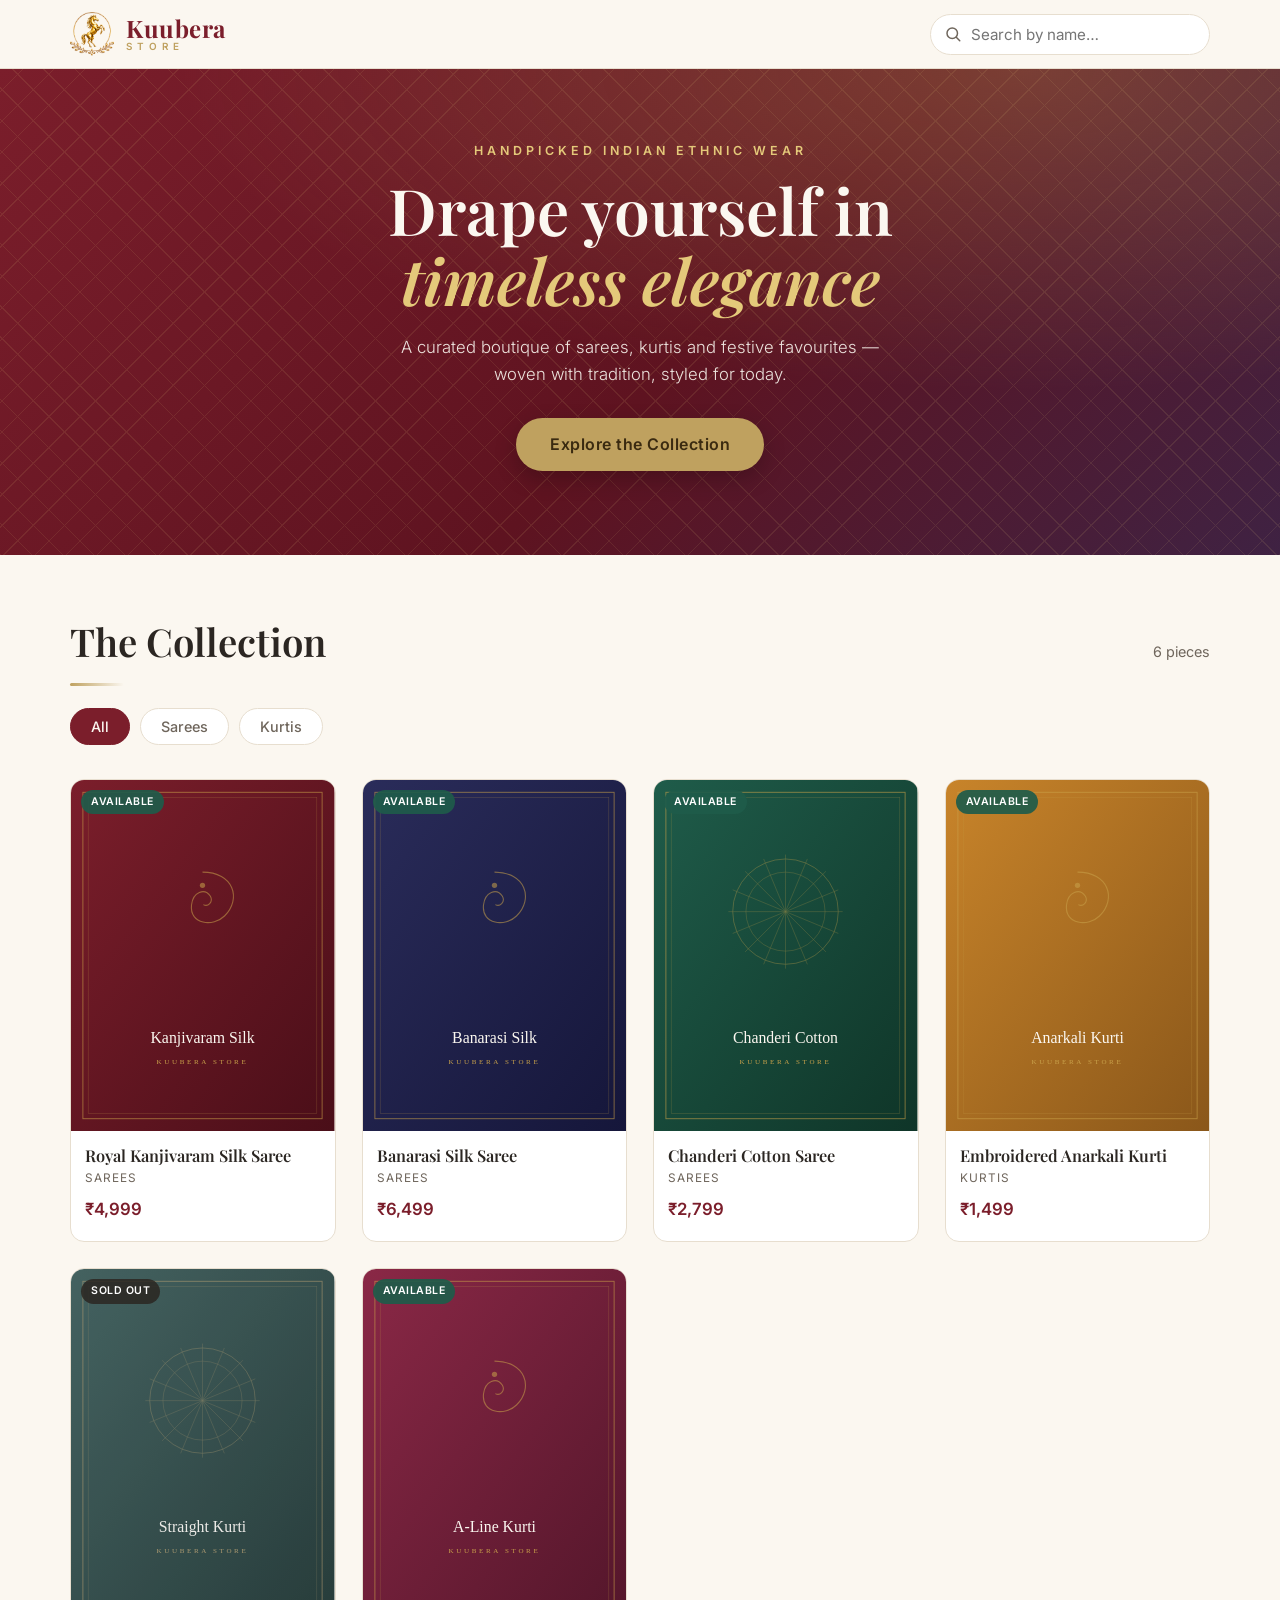
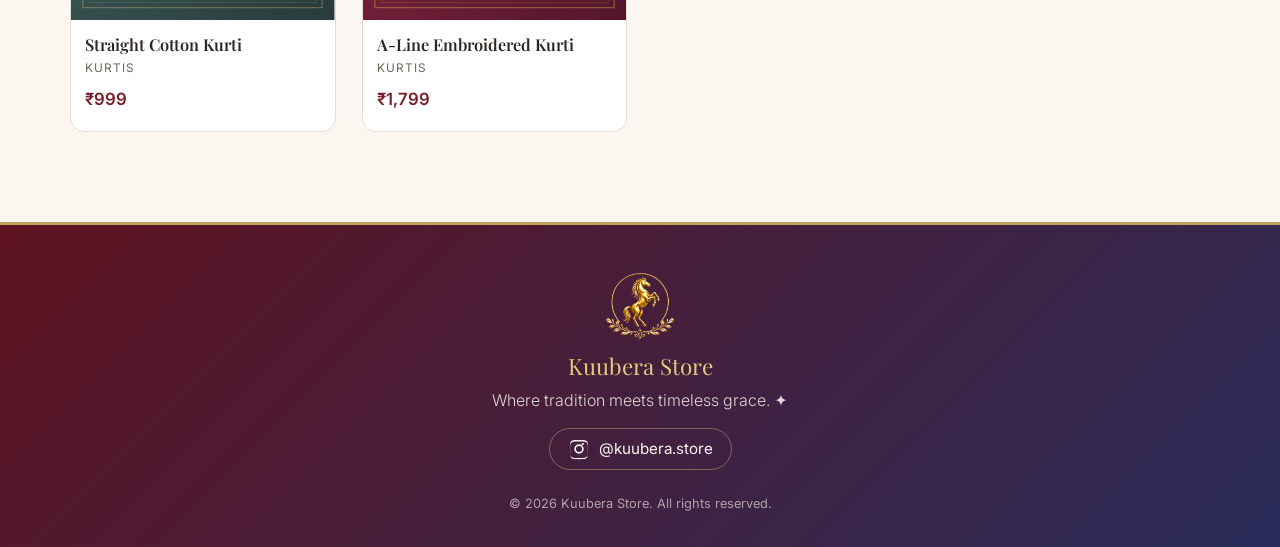
<file: index.html>
<!DOCTYPE html>
<html lang="en">
<head>
  <meta charset="UTF-8">
  <meta name="viewport" content="width=device-width, initial-scale=1.0">

  <!-- ===== SEO / social preview (edit the text to suit your shop) ===== -->
  <title>Kuubera Store — Premium Indian Ethnic Wear</title>
  <meta name="description" content="Kuubera Store — an elegant boutique for handpicked Indian ethnic wear. Sarees, kurtis and more. Order easily on WhatsApp.">
  <meta property="og:title" content="Kuubera Store — Premium Indian Ethnic Wear">
  <meta property="og:description" content="Handpicked sarees & kurtis. Order on WhatsApp.">
  <meta property="og:type" content="website">

  <!-- Favicon (the gold horse emblem) -->
  <link rel="icon" type="image/png" href="images/logo-mark.png">

  <!-- ===== Google Fonts: Playfair Display (headings) + Inter (body) ===== -->
  <link rel="preconnect" href="https://fonts.googleapis.com">
  <link rel="preconnect" href="https://fonts.gstatic.com" crossorigin>
  <link href="https://fonts.googleapis.com/css2?family=Playfair+Display:ital,wght@0,500;0,600;0,700;1,500&family=Inter:wght@300;400;500;600&display=swap" rel="stylesheet">

  <link rel="stylesheet" href="css/styles.css">
</head>
<body>

  <!-- ============================ HEADER ============================ -->
  <header class="site-header" id="top">
    <div class="container header__inner">
      <a class="logo" href="#top" aria-label="Kuubera Store home">
        <img class="logo__mark" src="images/logo-mark.png" alt="" width="44" height="44">
        <span class="logo__text">
          <span class="logo__name">Kuubera</span>
          <span class="logo__sub">STORE</span>
        </span>
      </a>

      <div class="header__search">
        <svg class="search-icon" viewBox="0 0 24 24" width="18" height="18" aria-hidden="true">
          <path fill="none" stroke="currentColor" stroke-width="2" stroke-linecap="round"
                d="M21 21l-4.3-4.3M11 18a7 7 0 100-14 7 7 0 000 14z"/>
        </svg>
        <input type="search" id="search-input" placeholder="Search by name…"
               aria-label="Search products by name" autocomplete="off">
      </div>
    </div>
  </header>

  <!-- ============================ HERO ============================ -->
  <section class="hero">
    <div class="hero__bg" aria-hidden="true"></div>
    <div class="container hero__inner">
      <p class="hero__eyebrow">Handpicked Indian Ethnic Wear</p>
      <h1 class="hero__title">Drape yourself in<br><em>timeless elegance</em></h1>
      <p class="hero__lead">
        A curated boutique of sarees, kurtis and festive favourites —
        woven with tradition, styled for today.
      </p>
      <a class="hero__cta" href="#shop">Explore the Collection</a>
    </div>
  </section>

  <!-- ============================ SHOP ============================ -->
  <main class="container" id="shop">
    <div class="shop__head">
      <h2 class="section-title">The Collection</h2>
      <p class="result-count" id="result-count" aria-live="polite"></p>
    </div>

    <!-- Category filter buttons (built automatically from your products) -->
    <nav class="filter-bar" id="filter-bar" aria-label="Filter by category"></nav>

    <!-- Product grid (built by js/app.js) -->
    <div class="grid" id="product-grid"></div>

    <!-- Shown when search/filter finds nothing -->
    <p class="empty-state" id="empty-state" hidden>
      No pieces match your search. Try a different name or category.
    </p>
  </main>

  <!-- ============================ FOOTER ============================ -->
  <footer class="site-footer">
    <div class="container footer__inner">
      <div class="footer__brand">
        <img src="images/logo-mark.png" alt="" width="68" height="68">
        <p class="footer__name">Kuubera Store</p>
        <p class="footer__line">Where tradition meets timeless grace. ✦</p>
      </div>
      <div class="footer__links">
        <!-- Instagram link comes from INSTAGRAM_URL in js/products.js -->
        <a id="instagram-link" href="#" target="_blank" rel="noopener" aria-label="Instagram">
          <svg viewBox="0 0 24 24" width="22" height="22" fill="currentColor" aria-hidden="true">
            <path d="M12 2.16c3.2 0 3.58.01 4.85.07 1.17.05 1.8.25 2.23.41.56.22.96.48 1.38.9.42.42.68.82.9 1.38.16.42.36 1.06.41 2.23.06 1.27.07 1.65.07 4.85s-.01 3.58-.07 4.85c-.05 1.17-.25 1.8-.41 2.23-.22.56-.48.96-.9 1.38-.42.42-.82.68-1.38.9-.42.16-1.06.36-2.23.41-1.27.06-1.65.07-4.85.07s-3.58-.01-4.85-.07c-1.17-.05-1.8-.25-2.23-.41a3.7 3.7 0 01-1.38-.9 3.7 3.7 0 01-.9-1.38c-.16-.42-.36-1.06-.41-2.23C2.17 15.58 2.16 15.2 2.16 12s.01-3.58.07-4.85c.05-1.17.25-1.8.41-2.23.22-.56.48-.96.9-1.38.42-.42.82-.68 1.38-.9.42-.16 1.06-.36 2.23-.41C8.42 2.17 8.8 2.16 12 2.16zm0 1.62c-3.15 0-3.52.01-4.76.07-1.15.05-1.77.24-2.19.4-.55.22-.94.47-1.35.88-.41.41-.66.8-.88 1.35-.16.42-.35 1.04-.4 2.19-.06 1.24-.07 1.61-.07 4.76s.01 3.52.07 4.76c.05 1.15.24 1.77.4 2.19.22.55.47.94.88 1.35.41.41.8.66 1.35.88.42.16 1.04.35 2.19.4 1.24.06 1.61.07 4.76.07s3.52-.01 4.76-.07c1.15-.05 1.77-.24 2.19-.4.55-.22.94-.47 1.35-.88.41-.41.66-.8.88-1.35.16-.42.35-1.04.4-2.19.06-1.24.07-1.61.07-4.76s-.01-3.52-.07-4.76c-.05-1.15-.24-1.77-.4-2.19a3.6 3.6 0 00-.88-1.35 3.6 3.6 0 00-1.35-.88c-.42-.16-1.04-.35-2.19-.4-1.24-.06-1.61-.07-4.76-.07zM12 6.84A5.16 5.16 0 1012 17.16 5.16 5.16 0 0012 6.84zm0 8.5A3.34 3.34 0 1112 8.66a3.34 3.34 0 010 6.68zm5.34-8.69a1.2 1.2 0 11-2.4 0 1.2 1.2 0 012.4 0z"/>
          </svg>
          <span>@kuubera.store</span>
        </a>
      </div>
      <p class="footer__copy">© <span id="year"></span> Kuubera Store. All rights reserved.</p>
    </div>
  </footer>

  <!-- ===================== PRODUCT POPUP (MODAL) ===================== -->
  <div class="modal" id="product-modal" aria-hidden="true" role="dialog" aria-modal="true" aria-label="Product details">
    <div class="modal__overlay" id="modal-overlay"></div>
    <div class="modal__dialog" id="modal-content"><!-- filled by app.js --></div>
  </div>

  <!-- ===================== SCRIPTS ===================== -->
  <!-- 1) Your product data (edit this file to manage the shop) -->
  <script src="js/products.js"></script>
  <!-- 2) The app that draws everything -->
  <script src="js/app.js"></script>
  <!-- 3) Tiny inline bits that depend on your settings -->
  <script>
    // Set the footer year and Instagram link from your settings in products.js
    document.getElementById("year").textContent = new Date().getFullYear();
    var ig = document.getElementById("instagram-link");
    if (ig && typeof INSTAGRAM_URL === "string") ig.href = INSTAGRAM_URL;
  </script>
</body>
</html>
</file>
<file: css/styles.css>
/* =====================================================================
   KUUBERA STORE — STYLESHEET
   Mobile-first, premium Indian-boutique aesthetic.
   Palette: ivory base · deep maroon · indigo · emerald · mustard · gold.
   ===================================================================== */

/* ---- Design tokens (change colours/spacing here in one place) ---- */
:root {
  --cream:        #FBF7F0;   /* page background  */
  --cream-2:      #F3EAD9;   /* warm sand (secondary surface) */
  --ivory-card:   #FFFFFF;
  --ink:          #2B2622;   /* main text        */
  --ink-soft:     #6F665C;   /* muted text       */
  --maroon:       #7B1E2B;   /* primary jewel     */
  --maroon-dark:  #5E1320;
  --indigo:       #2A2C5A;
  --emerald:      #1F5C4A;
  --mustard:      #C8842A;
  --gold:         #BFA15F;
  --gold-soft:    #E4C97A;
  --line:         #E7DECF;   /* hairline borders  */
  --shadow:       0 10px 30px rgba(64, 38, 20, 0.10);
  --shadow-lg:    0 24px 60px rgba(64, 38, 20, 0.20);
  --radius:       14px;
  --radius-sm:    10px;
  --maxw:         1180px;
  --font-display: "Playfair Display", Georgia, "Times New Roman", serif;
  --font-body:    "Inter", system-ui, -apple-system, "Segoe UI", sans-serif;
}

/* ---- Reset / base ---- */
*, *::before, *::after { box-sizing: border-box; }

html { scroll-behavior: smooth; }

body {
  margin: 0;
  font-family: var(--font-body);
  font-weight: 400;
  color: var(--ink);
  background: var(--cream);
  line-height: 1.6;
  -webkit-font-smoothing: antialiased;
  text-rendering: optimizeLegibility;
}

img { display: block; max-width: 100%; height: auto; }

a { color: inherit; text-decoration: none; }

.container { width: 100%; max-width: var(--maxw); margin: 0 auto; padding: 0 20px; }

/* =====================  HEADER  ===================== */
.site-header {
  position: sticky;
  top: 0;
  z-index: 50;
  background: rgba(251, 247, 240, 0.92);
  backdrop-filter: blur(10px);
  border-bottom: 1px solid var(--line);
}
.header__inner {
  display: flex;
  align-items: center;
  justify-content: space-between;
  gap: 16px;
  padding-top: 12px;
  padding-bottom: 12px;
}

.logo { display: flex; align-items: center; gap: 12px; min-width: 0; }
.logo__mark { width: 44px; height: 44px; object-fit: contain; flex-shrink: 0; }
.logo__text { display: flex; flex-direction: column; line-height: 1; }
.logo__name {
  font-family: var(--font-display);
  font-size: 1.5rem;
  font-weight: 700;
  color: var(--maroon);
  letter-spacing: 0.5px;
}
.logo__sub {
  font-size: 0.62rem;
  letter-spacing: 5px;
  color: var(--gold);
  margin-top: 2px;
  font-weight: 600;
}

/* Search box */
.header__search {
  position: relative;
  display: flex;
  align-items: center;
  flex: 0 1 280px;
}
.search-icon { position: absolute; left: 14px; color: var(--ink-soft); pointer-events: none; }
#search-input {
  width: 100%;
  font-family: var(--font-body);
  font-size: 0.95rem;
  color: var(--ink);
  padding: 10px 14px 10px 40px;
  border: 1px solid var(--line);
  border-radius: 999px;
  background: #fff;
  transition: border-color 0.2s, box-shadow 0.2s;
}
#search-input:focus {
  outline: none;
  border-color: var(--gold);
  box-shadow: 0 0 0 3px rgba(191, 161, 95, 0.18);
}

/* On narrow phones, drop the search box onto its own full-width row so it
   can never crowd or overlap the logo while the page loads. */
@media (max-width: 560px) {
  .header__inner { flex-wrap: wrap; gap: 10px 14px; }
  .logo { flex: 1 1 auto; }
  .header__search { flex: 1 1 100%; order: 3; }
  .logo__name { font-size: 1.3rem; }
}

/* =====================  HERO  ===================== */
.hero {
  position: relative;
  overflow: hidden;
  color: var(--cream);
  isolation: isolate;
}
.hero__bg {
  position: absolute;
  inset: 0;
  z-index: -1;
  background:
    radial-gradient(120% 120% at 80% 0%, rgba(191,161,95,0.30), transparent 55%),
    linear-gradient(135deg, var(--maroon) 0%, var(--maroon-dark) 55%, var(--indigo) 130%);
}
/* faint textile motif overlay */
.hero__bg::after {
  content: "";
  position: absolute;
  inset: 0;
  opacity: 0.10;
  background-image:
    repeating-linear-gradient(45deg, var(--gold-soft) 0 1px, transparent 1px 22px),
    repeating-linear-gradient(-45deg, var(--gold-soft) 0 1px, transparent 1px 22px);
}
.hero__inner {
  padding: 72px 20px 84px;
  text-align: center;
  max-width: 760px;
}
.hero__eyebrow {
  margin: 0 0 14px;
  font-size: 0.78rem;
  letter-spacing: 4px;
  text-transform: uppercase;
  color: var(--gold-soft);
  font-weight: 600;
}
.hero__title {
  font-family: var(--font-display);
  font-weight: 600;
  font-size: clamp(2.2rem, 7vw, 4rem);
  line-height: 1.1;
  margin: 0 0 18px;
}
.hero__title em { color: var(--gold-soft); font-style: italic; }
.hero__lead {
  margin: 0 auto 30px;
  max-width: 520px;
  font-size: 1.05rem;
  color: rgba(251, 247, 240, 0.9);
  font-weight: 300;
}
.hero__cta {
  display: inline-block;
  padding: 14px 34px;
  background: var(--gold);
  color: #3a2a10;
  font-weight: 600;
  letter-spacing: 0.5px;
  border-radius: 999px;
  transition: transform 0.2s ease, box-shadow 0.2s ease, background 0.2s;
  box-shadow: 0 8px 22px rgba(0,0,0,0.22);
}
.hero__cta:hover { transform: translateY(-2px); background: var(--gold-soft); box-shadow: 0 12px 28px rgba(0,0,0,0.28); }

/* =====================  SHOP HEAD + FILTERS  ===================== */
#shop { padding: 56px 20px 40px; }
.shop__head {
  display: flex;
  align-items: baseline;
  justify-content: space-between;
  flex-wrap: wrap;
  gap: 8px;
  margin-bottom: 22px;
}
.section-title {
  font-family: var(--font-display);
  font-weight: 600;
  font-size: clamp(1.7rem, 4vw, 2.4rem);
  color: var(--ink);
  margin: 0;
  position: relative;
}
.section-title::after {
  content: "";
  display: block;
  width: 54px; height: 3px;
  margin-top: 10px;
  background: linear-gradient(90deg, var(--gold), transparent);
  border-radius: 2px;
}
.result-count { color: var(--ink-soft); font-size: 0.9rem; margin: 0; }

.filter-bar {
  display: flex;
  flex-wrap: wrap;
  gap: 10px;
  margin-bottom: 34px;
}
.filter-pill {
  font-family: var(--font-body);
  font-size: 0.9rem;
  font-weight: 500;
  color: var(--ink-soft);
  padding: 9px 20px;
  background: #fff;
  border: 1px solid var(--line);
  border-radius: 999px;
  cursor: pointer;
  transition: all 0.2s ease;
}
.filter-pill:hover { border-color: var(--gold); color: var(--maroon); }
.filter-pill.is-active {
  background: var(--maroon);
  border-color: var(--maroon);
  color: var(--cream);
}

/* =====================  PRODUCT GRID  ===================== */
.grid {
  display: grid;
  grid-template-columns: repeat(2, 1fr);   /* mobile: 2 across */
  gap: 16px;
}
@media (min-width: 640px)  { .grid { grid-template-columns: repeat(3, 1fr); gap: 22px; } }
@media (min-width: 980px)  { .grid { grid-template-columns: repeat(4, 1fr); gap: 26px; } }

/* Card */
.card {
  background: var(--ivory-card);
  border: 1px solid var(--line);
  border-radius: var(--radius);
  overflow: hidden;
  cursor: pointer;
  display: flex;
  flex-direction: column;
  /* fade-in start state (JS adds .is-visible) */
  opacity: 0;
  transform: translateY(18px);
  transition: opacity 0.6s ease, transform 0.6s ease, box-shadow 0.3s ease;
}
.card.is-visible { opacity: 1; transform: none; }
.card:hover { box-shadow: var(--shadow-lg); transform: translateY(-4px); }
.card:focus-visible { outline: 2px solid var(--gold); outline-offset: 2px; }

.card__media {
  position: relative;
  aspect-ratio: 3 / 4;
  overflow: hidden;
  background: var(--cream);
}
.card__media img {
  width: 100%; height: 100%;
  object-fit: cover;
  transition: transform 0.6s ease;
}
.card:hover .card__media img { transform: scale(1.05); }
.card.is-soldout .card__media img { filter: grayscale(0.5) brightness(0.95); }

.badge {
  position: absolute;
  top: 10px; left: 10px;
  font-size: 0.66rem;
  font-weight: 600;
  letter-spacing: 0.5px;
  padding: 4px 10px;
  border-radius: 999px;
  text-transform: uppercase;
}
.badge--stock   { background: rgba(31, 92, 74, 0.92); color: #fff; }
.badge--soldout { background: rgba(43, 38, 34, 0.85); color: #fff; }

.card__body { padding: 14px 14px 18px; }
.card__name {
  font-family: var(--font-display);
  font-weight: 600;
  font-size: 1.02rem;
  margin: 0 0 4px;
  color: var(--ink);
  line-height: 1.25;
}
.card__cat { margin: 0 0 8px; font-size: 0.74rem; letter-spacing: 1px; text-transform: uppercase; color: var(--ink-soft); }
.card__price { margin: 0; font-weight: 600; color: var(--maroon); font-size: 1.05rem; }

.empty-state { text-align: center; color: var(--ink-soft); padding: 50px 0; font-size: 1.05rem; }

/* =====================  FOOTER  ===================== */
.site-footer {
  margin-top: 50px;
  background: linear-gradient(135deg, var(--maroon-dark), var(--indigo));
  color: var(--cream);
  border-top: 3px solid var(--gold);
}
.footer__inner {
  padding: 48px 20px 32px;
  text-align: center;
  display: flex;
  flex-direction: column;
  align-items: center;
  gap: 14px;
}
.footer__brand img { width: 68px; height: 68px; object-fit: contain; margin: 0 auto 8px; }
.footer__name { font-family: var(--font-display); font-size: 1.4rem; margin: 0; color: var(--gold-soft); }
.footer__line { margin: 4px 0 0; color: rgba(251,247,240,0.85); font-weight: 300; }
.footer__links a {
  display: inline-flex;
  align-items: center;
  gap: 9px;
  color: var(--cream);
  font-size: 0.95rem;
  padding: 8px 18px;
  border: 1px solid rgba(228,201,122,0.4);
  border-radius: 999px;
  transition: background 0.2s, border-color 0.2s;
}
.footer__links a:hover { background: rgba(228,201,122,0.14); border-color: var(--gold-soft); }
.footer__copy { font-size: 0.8rem; color: rgba(251,247,240,0.6); margin: 10px 0 0; }

/* =====================  MODAL (PRODUCT POPUP)  ===================== */
.modal {
  position: fixed;
  inset: 0;
  z-index: 100;
  display: none;
  align-items: center;
  justify-content: center;
  padding: 16px;
}
.modal.is-open { display: flex; }
.modal__overlay {
  position: absolute;
  inset: 0;
  background: rgba(33, 22, 16, 0.62);
  backdrop-filter: blur(3px);
  animation: fade 0.25s ease;
}
.modal__dialog {
  position: relative;
  background: var(--cream);
  width: 100%;
  max-width: 920px;
  max-height: 92vh;
  overflow-y: auto;
  border-radius: var(--radius);
  box-shadow: var(--shadow-lg);
  animation: pop 0.28s cubic-bezier(.2,.8,.2,1);
}
@keyframes fade { from { opacity: 0; } to { opacity: 1; } }
@keyframes pop  { from { opacity: 0; transform: translateY(20px) scale(.98); } to { opacity: 1; transform: none; } }

.modal__close {
  position: absolute;
  top: 12px; right: 12px;
  z-index: 3;
  width: 38px; height: 38px;
  border: none;
  border-radius: 50%;
  background: rgba(255,255,255,0.9);
  color: var(--ink);
  font-size: 26px;
  line-height: 1;
  cursor: pointer;
  box-shadow: var(--shadow);
  transition: transform 0.2s, background 0.2s;
}
.modal__close:hover { transform: rotate(90deg); background: #fff; }

.modal__grid { display: grid; grid-template-columns: 1fr; }
@media (min-width: 760px) { .modal__grid { grid-template-columns: 1fr 1fr; } }

/* Gallery */
.gallery { background: var(--cream); }
.gallery__main { aspect-ratio: 3 / 4; overflow: hidden; }
.gallery__main img { width: 100%; height: 100%; object-fit: cover; }
.gallery__thumbs { display: flex; gap: 8px; padding: 12px; flex-wrap: wrap; }
.thumb {
  width: 60px; height: 80px;
  padding: 0;
  border: 2px solid transparent;
  border-radius: 8px;
  overflow: hidden;
  cursor: pointer;
  background: none;
}
.thumb img { width: 100%; height: 100%; object-fit: cover; }
.thumb.is-active { border-color: var(--gold); }

/* Info column */
.modal__info { padding: 30px 28px 34px; }
.modal__cat { margin: 0 0 6px; font-size: 0.74rem; letter-spacing: 2px; text-transform: uppercase; color: var(--mustard); font-weight: 600; }
.modal__name { font-family: var(--font-display); font-weight: 600; font-size: 1.8rem; margin: 0 0 12px; line-height: 1.15; }
.modal__price { font-size: 1.4rem; font-weight: 600; color: var(--maroon); margin: 0 0 18px; display: flex; align-items: center; gap: 12px; flex-wrap: wrap; }
.modal__desc { color: var(--ink-soft); margin: 0 0 22px; }

.field-label { font-size: 0.78rem; letter-spacing: 1px; text-transform: uppercase; color: var(--ink); font-weight: 600; margin: 0 0 10px; }
.size-block { margin-bottom: 24px; }
.size-options { display: flex; gap: 9px; flex-wrap: wrap; }
.size-pill {
  min-width: 46px;
  padding: 9px 14px;
  font-family: var(--font-body);
  font-size: 0.9rem;
  font-weight: 500;
  border: 1px solid var(--line);
  background: #fff;
  border-radius: 8px;
  cursor: pointer;
  transition: all 0.2s;
}
.size-pill:hover { border-color: var(--gold); }
.size-pill.is-active { background: var(--ink); color: var(--cream); border-color: var(--ink); }
/* Sold-out size: shown but not selectable */
.size-pill.is-unavailable {
  color: var(--ink-soft);
  background: var(--cream-2);
  border-color: var(--line);
  text-decoration: line-through;
  opacity: 0.6;
  cursor: not-allowed;
}
.size-pill.is-unavailable:hover { border-color: var(--line); }

/* Buy buttons (WhatsApp + optional Amazon), stacked */
.buy-actions { display: flex; flex-direction: column; gap: 12px; }
.btn-whatsapp, .btn-amazon {
  display: flex;
  align-items: center;
  justify-content: center;
  gap: 10px;
  width: 100%;
  padding: 15px 20px;
  font-size: 1.02rem;
  font-weight: 600;
  border-radius: 12px;
  transition: transform 0.2s, box-shadow 0.2s, background 0.2s;
}
.btn-whatsapp svg, .btn-amazon svg { flex-shrink: 0; }

/* WhatsApp order button (primary) */
.btn-whatsapp {
  background: #25D366;
  color: #06351b;
  box-shadow: 0 8px 20px rgba(37,211,102,0.3);
}
.btn-whatsapp:hover { transform: translateY(-2px); background: #1ebe5a; box-shadow: 0 12px 26px rgba(37,211,102,0.4); }

/* Amazon buy button (secondary) */
.btn-amazon {
  background: #FF9900;
  color: #1a1208;
  box-shadow: 0 8px 20px rgba(255,153,0,0.28);
}
.btn-amazon:hover { transform: translateY(-2px); background: #f08a00; box-shadow: 0 12px 26px rgba(255,153,0,0.38); }

/* Disabled order button when every size is sold out */
.btn-whatsapp.is-disabled {
  background: #c9c4bc;
  color: #5f5a52;
  box-shadow: none;
  cursor: not-allowed;
}
.btn-whatsapp.is-disabled:hover { transform: none; background: #c9c4bc; box-shadow: none; }

.modal__note { text-align: center; font-size: 0.8rem; color: var(--ink-soft); margin: 12px 0 0; }

/* Loading / error message shown above the grid */
.status-note {
  text-align: center;
  color: var(--ink-soft);
  font-size: 1rem;
  line-height: 1.6;
  padding: 40px 16px;
  margin: 0;
}
.status-note strong { color: var(--maroon); }

/* Respect users who prefer less motion */
@media (prefers-reduced-motion: reduce) {
  *, *::before, *::after { animation-duration: 0.001ms !important; transition-duration: 0.001ms !important; scroll-behavior: auto !important; }
  .card { opacity: 1; transform: none; }
}
</file>
